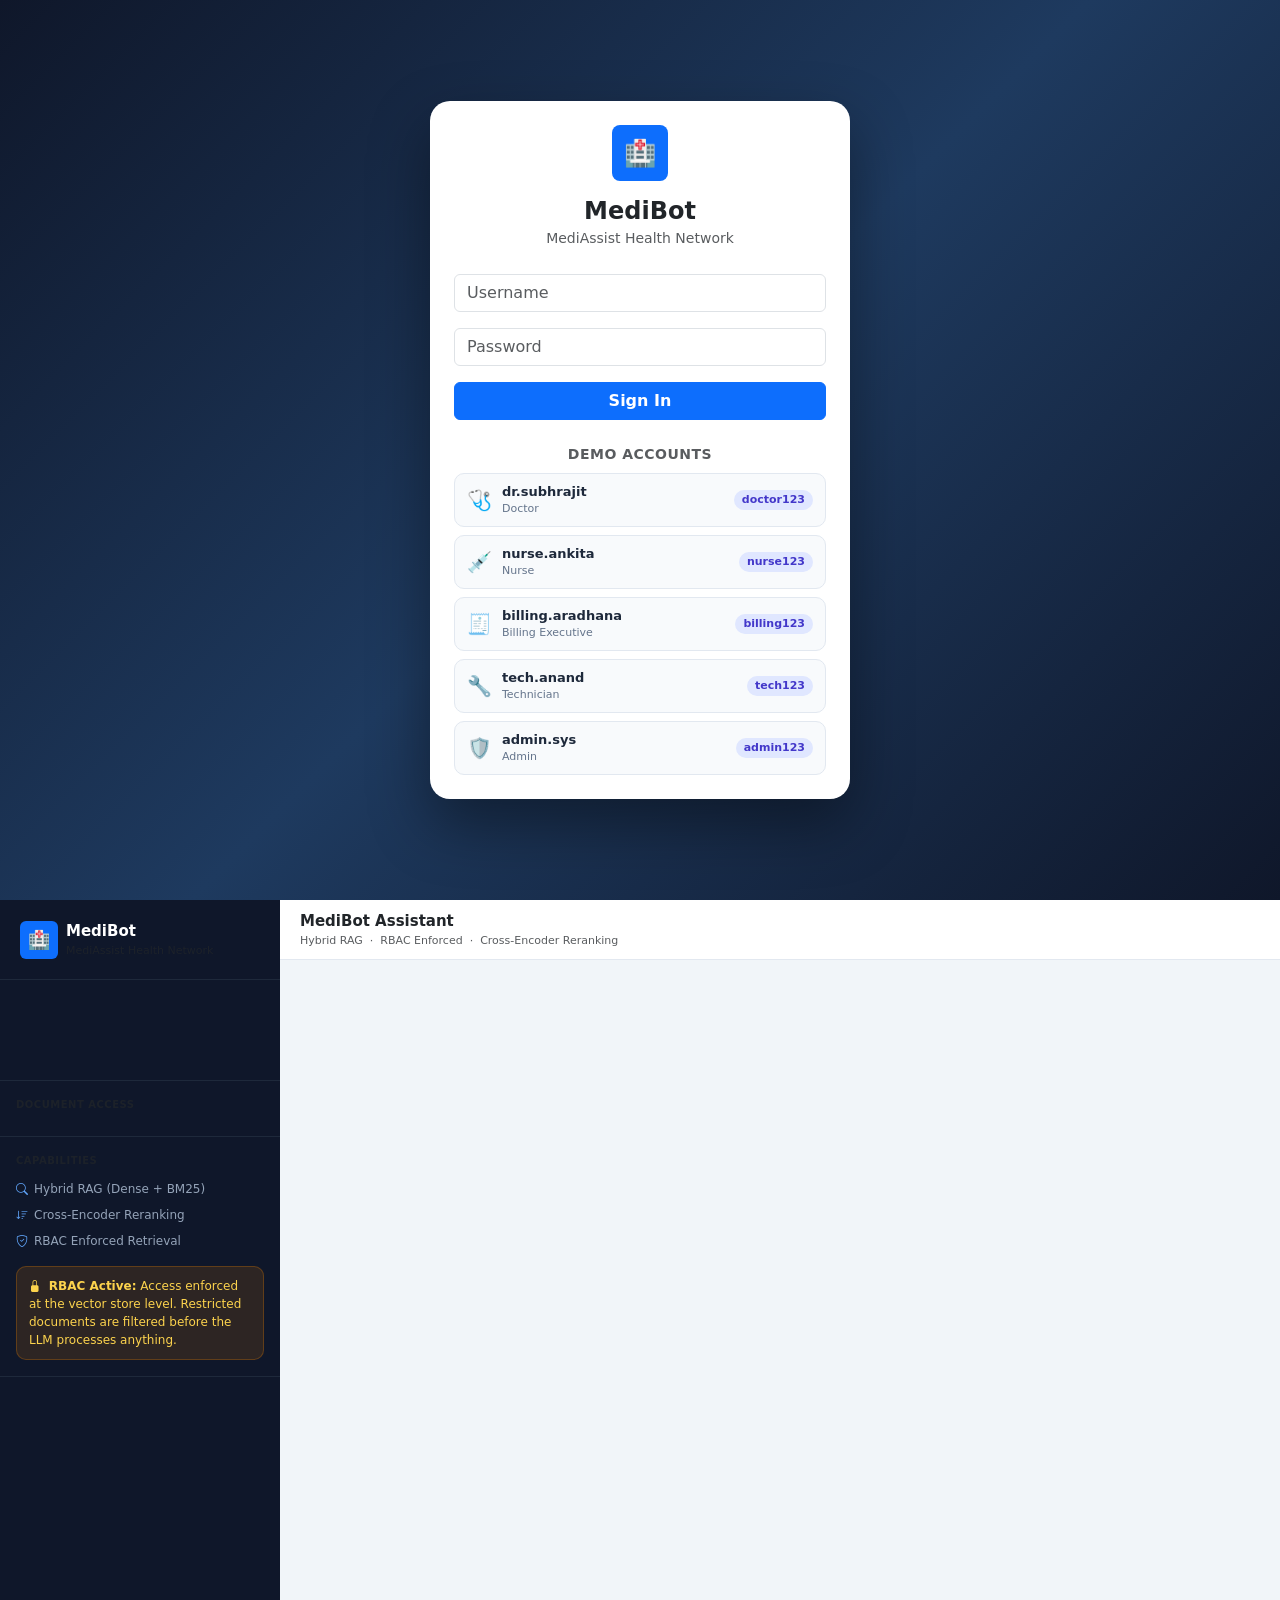
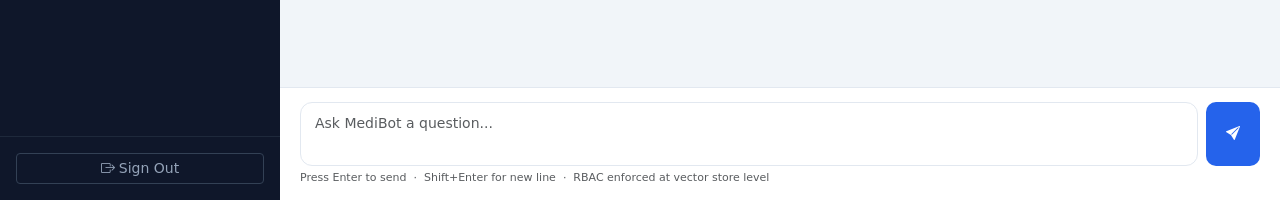
<file: medibot/frontend/index.html>
<!DOCTYPE html>
<html lang="en">
<head>
  <meta charset="UTF-8" />
  <meta name="viewport" content="width=device-width, initial-scale=1.0" />
  <title>MediBot — MediAssist Health Network</title>

  <!-- Bootstrap 5 -->
  <link href="https://cdn.jsdelivr.net/npm/bootstrap@5.3.3/dist/css/bootstrap.min.css" rel="stylesheet" />
  <!-- Bootstrap Icons -->
  <link href="https://cdn.jsdelivr.net/npm/bootstrap-icons@1.11.3/font/bootstrap-icons.min.css" rel="stylesheet" />

  <style>
    /* ─── Base ─── */
    :root {
      --sidebar-w: 280px;
      --topbar-h: 60px;
      --inputbar-h: 90px;
    }
    body { background: #f1f5f9; font-family: 'Segoe UI', system-ui, sans-serif; }

    /* ─── Login ─── */
    #loginScreen {
      min-height: 100vh;
      background: linear-gradient(135deg, #0f172a 0%, #1e3a5f 50%, #0f172a 100%);
      display: flex; align-items: center; justify-content: center;
    }
    .login-card { width: 420px; border-radius: 20px; border: none; box-shadow: 0 25px 60px rgba(0,0,0,0.4); }
    .demo-btn {
      display: flex; align-items: center; gap: 10px;
      background: #f8fafc; border: 1px solid #e2e8f0;
      border-radius: 10px; padding: 8px 12px; cursor: pointer;
      transition: all .15s; text-align: left; width: 100%;
    }
    .demo-btn:hover { background: #eff6ff; border-color: #93c5fd; }
    .demo-badge { font-size: 11px; background: #e0e7ff; color: #4338ca;
                  padding: 2px 8px; border-radius: 20px; margin-left: auto; font-weight: 600; }

    /* ─── App Layout ─── */
    #appScreen { display: none; height: 100vh; overflow: hidden; }

    /* ─── Sidebar ─── */
    #sidebar {
      width: var(--sidebar-w); min-width: var(--sidebar-w);
      background: #0f172a; color: #fff;
      display: flex; flex-direction: column; height: 100vh; overflow-y: auto;
    }
    .sidebar-logo { padding: 20px; border-bottom: 1px solid #1e293b; }
    .sidebar-user { padding: 16px 20px; border-bottom: 1px solid #1e293b; }
    .role-pill {
      display: inline-block; padding: 3px 12px; border-radius: 20px;
      font-size: 11px; font-weight: 700; letter-spacing: .5px; text-transform: uppercase;
    }
    .col-badge {
      display: inline-block; padding: 3px 10px; border-radius: 20px;
      font-size: 11px; font-weight: 600; margin: 2px;
    }
    .col-clinical   { background: #dbeafe; color: #1d4ed8; }
    .col-nursing    { background: #dcfce7; color: #15803d; }
    .col-billing    { background: #fef9c3; color: #a16207; }
    .col-equipment  { background: #ffedd5; color: #c2410c; }
    .col-general    { background: #f1f5f9; color: #475569; }
    .capability-item { font-size: 12px; color: #94a3b8; padding: 4px 0; }
    .capability-item .bi { color: #60a5fa; margin-right: 6px; }
    .rbac-notice {
      background: rgba(217,119,6,0.15); border: 1px solid rgba(217,119,6,0.3);
      border-radius: 10px; padding: 10px 12px; font-size: 12px; color: #fcd34d; margin-top: 12px;
    }

    /* ─── Main Chat ─── */
    #mainArea { flex: 1; display: flex; flex-direction: column; height: 100vh; overflow: hidden; }
    #topbar {
      height: var(--topbar-h); background: #fff;
      border-bottom: 1px solid #e2e8f0;
      display: flex; align-items: center; padding: 0 20px;
      justify-content: space-between; flex-shrink: 0;
    }

    /* ─── Messages ─── */
    #messagesArea {
      flex: 1; overflow-y: auto; padding: 24px 20px;
      display: flex; flex-direction: column; gap: 16px;
    }
    #messagesArea::-webkit-scrollbar { width: 4px; }
    #messagesArea::-webkit-scrollbar-thumb { background: #cbd5e1; border-radius: 2px; }

    .msg-user { display: flex; justify-content: flex-end; }
    .msg-user .bubble {
      max-width: 70%; background: #2563eb; color: #fff;
      border-radius: 18px 18px 4px 18px; padding: 10px 16px;
      font-size: 14px; line-height: 1.5;
    }
    .msg-bot { display: flex; gap: 10px; align-items: flex-start; }
    .bot-avatar {
      width: 34px; height: 34px; background: #dbeafe; border-radius: 50%;
      display: flex; align-items: center; justify-content: center; flex-shrink: 0;
      font-size: 16px; margin-top: 2px;
    }
    .msg-bot .bubble {
      max-width: 80%; background: #fff; border: 1px solid #e2e8f0;
      border-radius: 4px 18px 18px 18px; padding: 12px 16px;
      font-size: 14px; line-height: 1.6; box-shadow: 0 1px 3px rgba(0,0,0,.05);
    }
    .bubble-error   { background: #fef2f2 !important; border-color: #fecaca !important; }
    .bubble-rbac    { background: #fffbeb !important; border-color: #fde68a !important; }

    /* sources */
    .sources-section { margin-top: 10px; padding-top: 10px; border-top: 1px solid #f1f5f9; }
    .source-item {
      display: flex; align-items: flex-start; gap: 8px;
      background: #f8fafc; border-radius: 8px; padding: 6px 10px;
      margin-bottom: 5px; font-size: 12px; color: #475569;
    }
    .retrieval-badge { font-size: 11px; font-weight: 600; padding: 2px 8px; border-radius: 20px; margin-top: 8px; display: inline-block; }
    .badge-hybrid { background: #dbeafe; color: #1d4ed8; }
    .badge-sql    { background: #ede9fe; color: #6d28d9; }

    /* typing indicator */
    .typing-dot {
      width: 7px; height: 7px; background: #93c5fd; border-radius: 50%; display: inline-block;
      animation: bounce .8s infinite;
    }
    .typing-dot:nth-child(2) { animation-delay: .15s; }
    .typing-dot:nth-child(3) { animation-delay: .3s; }
    @keyframes bounce { 0%,80%,100% { transform: translateY(0); } 40% { transform: translateY(-6px); } }

    /* ─── Input bar ─── */
    #inputBar {
      background: #fff; border-top: 1px solid #e2e8f0;
      padding: 14px 20px; flex-shrink: 0;
    }
    #questionInput {
      border-radius: 12px; border: 1px solid #e2e8f0; resize: none;
      font-size: 14px; padding: 10px 14px;
      transition: border-color .15s;
    }
    #questionInput:focus { border-color: #2563eb; box-shadow: 0 0 0 3px rgba(37,99,235,.1); outline: none; }
    #sendBtn {
      border-radius: 10px; background: #2563eb; border: none;
      color: #fff; padding: 10px 20px; font-weight: 600; font-size: 14px;
      transition: background .15s;
    }
    #sendBtn:hover:not(:disabled) { background: #1d4ed8; }
    #sendBtn:disabled { background: #93c5fd; cursor: not-allowed; }

    /* ─── Example chips ─── */
    #exampleChips { display: flex; flex-wrap: wrap; gap: 6px; padding: 8px 20px 0; }
    .example-chip {
      font-size: 12px; background: #fff; border: 1px solid #e2e8f0;
      border-radius: 20px; padding: 4px 12px; cursor: pointer; color: #475569;
      transition: all .15s;
    }
    .example-chip:hover { background: #eff6ff; border-color: #93c5fd; color: #2563eb; }

    /* role colors */
    .role-doctor          { background: #2563eb; }
    .role-nurse           { background: #16a34a; }
    .role-billing_executive { background: #ca8a04; }
    .role-technician      { background: #ea580c; }
    .role-admin           { background: #7c3aed; }

    /* Responsive */
    @media (max-width: 768px) {
      #sidebar { display: none; }
    }
  </style>
</head>
<body>

<!-- ═══════════════════════════════════════════
     LOGIN SCREEN
═══════════════════════════════════════════ -->
<div id="loginScreen">
  <div class="login-card card p-4">
    <!-- Header -->
    <div class="text-center mb-4">
      <div class="d-inline-flex align-items-center justify-content-center bg-primary rounded-3 mb-3"
           style="width:56px;height:56px;font-size:26px;">🏥</div>
      <h4 class="fw-bold mb-0">MediBot</h4>
      <small class="text-muted">MediAssist Health Network</small>
    </div>

    <!-- Alert -->
    <div id="loginAlert" class="alert alert-danger d-none py-2 mb-3 small"></div>

    <!-- Form -->
    <div class="mb-3">
      <input id="loginUser" type="text" class="form-control" placeholder="Username" />
    </div>
    <div class="mb-3">
      <input id="loginPass" type="password" class="form-control" placeholder="Password" />
    </div>
    <button id="loginBtn" class="btn btn-primary w-100 fw-semibold mb-4">
      Sign In
    </button>

    <!-- Demo accounts -->
    <p class="text-center text-muted small fw-semibold text-uppercase mb-2" style="letter-spacing:.5px">
      Demo Accounts
    </p>
    <div id="demoAccounts" class="d-flex flex-column gap-2">
      <!-- Injected by JS -->
    </div>
  </div>
</div>

<!-- ═══════════════════════════════════════════
     APP SCREEN
═══════════════════════════════════════════ -->
<div id="appScreen" class="d-flex">

  <!-- Sidebar -->
  <div id="sidebar">
    <!-- Logo -->
    <div class="sidebar-logo d-flex align-items-center gap-2">
      <div class="d-flex align-items-center justify-content-center bg-primary rounded-2"
           style="width:38px;height:38px;font-size:18px;">🏥</div>
      <div>
        <div class="fw-bold" style="font-size:15px;">MediBot</div>
        <div class="text-muted" style="font-size:11px;">MediAssist Health Network</div>
      </div>
    </div>

    <!-- User -->
    <div class="sidebar-user">
      <div class="d-flex align-items-center gap-2 mb-2">
        <div id="userAvatar" class="d-flex align-items-center justify-content-center rounded-circle text-white fw-bold"
             style="width:36px;height:36px;font-size:14px;flex-shrink:0;"></div>
        <div>
          <div id="userName" class="fw-semibold" style="font-size:14px;"></div>
          <div id="userHandle" class="text-muted" style="font-size:11px;"></div>
        </div>
      </div>
      <div id="rolePill" class="role-pill text-white"></div>
    </div>

    <!-- Collections -->
    <div class="p-3 border-bottom" style="border-color:#1e293b !important;">
      <p class="text-muted small fw-semibold text-uppercase mb-2" style="letter-spacing:.5px;font-size:10px;">
        Document Access
      </p>
      <div id="collectionBadges"></div>
    </div>

    <!-- Capabilities -->
    <div class="p-3 border-bottom" style="border-color:#1e293b !important;">
      <p class="text-muted small fw-semibold text-uppercase mb-2" style="letter-spacing:.5px;font-size:10px;">
        Capabilities
      </p>
      <div id="capabilitiesList">
        <div class="capability-item"><i class="bi bi-search"></i>Hybrid RAG (Dense + BM25)</div>
        <div class="capability-item"><i class="bi bi-sort-down"></i>Cross-Encoder Reranking</div>
        <div class="capability-item"><i class="bi bi-shield-check"></i>RBAC Enforced Retrieval</div>
      </div>
      <div class="rbac-notice">
        <i class="bi bi-lock-fill me-1"></i>
        <strong>RBAC Active:</strong> Access enforced at the vector store level. Restricted documents are filtered before the LLM processes anything.
      </div>
    </div>

    <!-- Spacer + Logout -->
    <div class="mt-auto p-3 border-top" style="border-color:#1e293b !important;">
      <button id="logoutBtn" class="btn btn-outline-secondary btn-sm w-100" style="color:#94a3b8;border-color:#334155;">
        <i class="bi bi-box-arrow-right me-1"></i>Sign Out
      </button>
    </div>
  </div>

  <!-- Main area -->
  <div id="mainArea">
    <!-- Topbar -->
    <div id="topbar">
      <div>
        <div class="fw-semibold" style="font-size:15px;">MediBot Assistant</div>
        <div class="text-muted" style="font-size:11px;">
          Hybrid RAG &nbsp;·&nbsp; RBAC Enforced &nbsp;·&nbsp; Cross-Encoder Reranking
        </div>
      </div>
      <div id="topbarBadges" class="d-flex flex-wrap gap-1"></div>
    </div>

    <!-- Example chips (hidden after first message) -->
    <div id="exampleChips"></div>

    <!-- Messages -->
    <div id="messagesArea"></div>

    <!-- Input -->
    <div id="inputBar">
      <div class="d-flex gap-2">
        <textarea id="questionInput" class="form-control" rows="2"
          placeholder="Ask MediBot a question..."></textarea>
        <button id="sendBtn" class="btn">
          <i class="bi bi-send-fill"></i>
        </button>
      </div>
      <div class="text-muted mt-1" style="font-size:11px;">
        Press Enter to send &nbsp;·&nbsp; Shift+Enter for new line &nbsp;·&nbsp; RBAC enforced at vector store level
      </div>
    </div>
  </div>
</div>

<!-- Bootstrap JS -->
<script src="https://cdn.jsdelivr.net/npm/bootstrap@5.3.3/dist/js/bootstrap.bundle.min.js"></script>

<script>
// ═══════════════════════════════════════════
// CONFIG
// ═══════════════════════════════════════════
const API = '';

const DEMO_USERS = [
  { username: 'dr.subhrajit',     password: 'doctor123',   role: 'Doctor',             icon: '🩺' },
  { username: 'nurse.ankita',     password: 'nurse123',    role: 'Nurse',              icon: '💉' },
  { username: 'billing.aradhana', password: 'billing123',  role: 'Billing Executive',  icon: '🧾' },
  { username: 'tech.anand',       password: 'tech123',     role: 'Technician',         icon: '🔧' },
  { username: 'admin.sys',        password: 'admin123',    role: 'Admin',              icon: '🛡️' },
];

const COLLECTION_CLASS = {
  clinical: 'col-clinical', nursing: 'col-nursing',
  billing: 'col-billing', equipment: 'col-equipment', general: 'col-general',
};

const ROLE_CLASS = {
  doctor: 'role-doctor', nurse: 'role-nurse',
  billing_executive: 'role-billing_executive',
  technician: 'role-technician', admin: 'role-admin',
};

const EXAMPLE_QUESTIONS = {
  doctor: [
    'What is the first-line treatment for hypertension?',
    'What are the dosage guidelines for metformin?',
    'What are the diagnostic criteria for Type 2 Diabetes?',
  ],
  nurse: [
    'What is the IV cannula size for a paediatric patient under 5kg?',
    'What are the infection control guidelines for wound dressing?',
    'What is the ICU nursing protocol for ventilated patients?',
  ],
  billing_executive: [
    'How many claims are currently pending?',
    'What is the total claimed amount by department?',
    'How many claims were escalated last month?',
  ],
  technician: [
    'What is the calibration procedure for the ventilator?',
    'How do I perform preventive maintenance on infusion pumps?',
    'What fault codes does the DriveFlow IP-200 generate?',
  ],
  admin: [
    'How many open maintenance tickets are there by category?',
    'What is the staff leave policy for earned leave?',
    'How many claims were rejected this year?',
  ],
};

// ═══════════════════════════════════════════
// STATE
// ═══════════════════════════════════════════
let currentUser = null; // { token, role, name, username, collections, sql_rag_available }
let messageCount = 0;

// ═══════════════════════════════════════════
// LOGIN
// ═══════════════════════════════════════════

// Render demo buttons
const demoContainer = document.getElementById('demoAccounts');
DEMO_USERS.forEach(u => {
  const btn = document.createElement('button');
  btn.className = 'demo-btn';
  btn.innerHTML = `
    <span style="font-size:20px">${u.icon}</span>
    <div>
      <div style="font-size:13px;font-weight:600;color:#1e293b">${u.username}</div>
      <div style="font-size:11px;color:#64748b">${u.role}</div>
    </div>
    <span class="demo-badge">${u.password}</span>
  `;
  btn.addEventListener('click', () => doLogin(u.username, u.password));
  demoContainer.appendChild(btn);
});

document.getElementById('loginBtn').addEventListener('click', () => {
  doLogin(
    document.getElementById('loginUser').value.trim(),
    document.getElementById('loginPass').value.trim()
  );
});
document.getElementById('loginPass').addEventListener('keydown', e => {
  if (e.key === 'Enter') doLogin(
    document.getElementById('loginUser').value.trim(),
    document.getElementById('loginPass').value.trim()
  );
});

async function doLogin(username, password) {
  if (!username || !password) {
    showLoginAlert('Please enter username and password.');
    return;
  }
  const btn = document.getElementById('loginBtn');
  btn.disabled = true; btn.textContent = 'Signing in…';
  hideLoginAlert();

  try {
    const res = await fetch(`${API}/login`, {
      method: 'POST',
      headers: { 'Content-Type': 'application/json' },
      body: JSON.stringify({ username, password }),
    });
    if (!res.ok) {
      const err = await res.json();
      throw new Error(err.detail || 'Login failed');
    }
    const data = await res.json();
    currentUser = {
      token: data.access_token,
      role: data.role,
      name: data.name,
      username: data.username,
      collections: data.collections,
      sql_rag_available: data.collections.includes('billing') || data.role === 'admin',
    };
    initApp();
  } catch (e) {
    showLoginAlert(e.message);
  } finally {
    btn.disabled = false; btn.textContent = 'Sign In';
  }
}

function showLoginAlert(msg) {
  const el = document.getElementById('loginAlert');
  el.textContent = msg; el.classList.remove('d-none');
}
function hideLoginAlert() {
  document.getElementById('loginAlert').classList.add('d-none');
}

// ═══════════════════════════════════════════
// APP INIT
// ═══════════════════════════════════════════
function initApp() {
  document.getElementById('loginScreen').style.display = 'none';
  document.getElementById('appScreen').style.display = 'flex';

  const u = currentUser;

  // Avatar
  const avatar = document.getElementById('userAvatar');
  avatar.textContent = u.name.charAt(0);
  avatar.classList.add(ROLE_CLASS[u.role] || 'bg-secondary');

  document.getElementById('userName').textContent = u.name;
  document.getElementById('userHandle').textContent = '@' + u.username;

  const pill = document.getElementById('rolePill');
  pill.textContent = u.role.replace('_', ' ').toUpperCase();
  pill.classList.add(ROLE_CLASS[u.role] || 'bg-secondary');

  // Collection badges sidebar
  const cb = document.getElementById('collectionBadges');
  cb.innerHTML = u.collections.map(c =>
    `<span class="col-badge ${COLLECTION_CLASS[c] || 'col-general'}"><i class="bi bi-circle-fill me-1" style="font-size:7px"></i>${c}</span>`
  ).join('');

  // SQL RAG capability
  if (['billing_executive', 'admin'].includes(u.role)) {
    const cap = document.getElementById('capabilitiesList');
    cap.insertAdjacentHTML('beforeend',
      `<div class="capability-item"><i class="bi bi-database" style="color:#c084fc !important"></i>SQL RAG Analytics</div>`
    );
  }

  // Topbar badges
  document.getElementById('topbarBadges').innerHTML = u.collections.map(c =>
    `<span class="col-badge ${COLLECTION_CLASS[c] || 'col-general'}">${c}</span>`
  ).join('');

  // Example chips
  const chips = document.getElementById('exampleChips');
  const examples = EXAMPLE_QUESTIONS[u.role] || EXAMPLE_QUESTIONS.admin;
  chips.innerHTML = examples.map(q =>
    `<span class="example-chip" onclick="useExample(this)">${q}</span>`
  ).join('');

  // Welcome message
  const welcomeText = `Welcome to MediBot, ${u.name}! 👋\n\nYou have access to: ${u.collections.join(', ')} collections.${
    ['billing_executive', 'admin'].includes(u.role)
      ? '\n\nYou can ask both document questions (Hybrid RAG) and analytical questions about claims/maintenance data (SQL RAG).'
      : ''
  }\n\nHow can I help you today?`;
  appendBotMessage(welcomeText);

  // Input
  document.getElementById('questionInput').addEventListener('keydown', e => {
    if (e.key === 'Enter' && !e.shiftKey) { e.preventDefault(); sendMessage(); }
  });
  document.getElementById('sendBtn').addEventListener('click', sendMessage);

  // Logout
  document.getElementById('logoutBtn').addEventListener('click', logout);
}

function logout() {
  currentUser = null;
  document.getElementById('messagesArea').innerHTML = '';
  document.getElementById('appScreen').style.display = 'none';
  document.getElementById('loginScreen').style.display = 'flex';
  document.getElementById('loginUser').value = '';
  document.getElementById('loginPass').value = '';
  messageCount = 0;
}

// ═══════════════════════════════════════════
// MESSAGING
// ═══════════════════════════════════════════
function useExample(el) {
  document.getElementById('questionInput').value = el.textContent;
  document.getElementById('questionInput').focus();
}

async function sendMessage() {
  const input = document.getElementById('questionInput');
  const question = input.value.trim();
  if (!question || document.getElementById('sendBtn').disabled) return;
  input.value = '';

  // Hide chips after first message
  if (messageCount === 0) {
    document.getElementById('exampleChips').style.display = 'none';
  }
  messageCount++;

  appendUserMessage(question);
  const loadingId = appendLoadingMessage();

  document.getElementById('sendBtn').disabled = true;

  try {
    const res = await fetch(`${API}/chat`, {
      method: 'POST',
      headers: {
        'Content-Type': 'application/json',
        'Authorization': `Bearer ${currentUser.token}`,
      },
      body: JSON.stringify({ question }),
    });

    removeMessage(loadingId);

    if (!res.ok) {
      const err = await res.json();
      const isRbac = (err.detail || '').toLowerCase().includes('access');
      appendBotMessage(
        isRbac
          ? `🔒 Access Restricted\n\nAs a ${currentUser.role.replace('_', ' ')}, you don't have permission to access the requested content.\nYou can only access: ${currentUser.collections.join(', ')} collections.`
          : `❌ Error: ${err.detail || 'Something went wrong.'}`,
        [], null,
        isRbac ? 'rbac' : 'error'
      );
      return;
    }

    const data = await res.json();
    appendBotMessage(data.answer, data.sources, data.retrieval_type);

  } catch (e) {
    removeMessage(loadingId);
    appendBotMessage(
      `❌ Could not reach the MediBot server. Make sure the backend is running at ${API}`,
      [], null, 'error'
    );
  } finally {
    document.getElementById('sendBtn').disabled = false;
    input.focus();
  }
}

// ─── Message rendering ───
function appendUserMessage(text) {
  const area = document.getElementById('messagesArea');
  area.insertAdjacentHTML('beforeend', `
    <div class="msg-user">
      <div class="bubble">${escHtml(text)}</div>
    </div>
  `);
  scrollToBottom();
}

function appendLoadingMessage() {
  const id = 'loading-' + Date.now();
  document.getElementById('messagesArea').insertAdjacentHTML('beforeend', `
    <div id="${id}" class="msg-bot">
      <div class="bot-avatar">🏥</div>
      <div class="bubble d-flex align-items-center gap-1" style="padding:14px 18px;">
        <span class="typing-dot"></span>
        <span class="typing-dot"></span>
        <span class="typing-dot"></span>
      </div>
    </div>
  `);
  scrollToBottom();
  return id;
}

function removeMessage(id) {
  const el = document.getElementById(id);
  if (el) el.remove();
}

function appendBotMessage(text, sources = [], retrievalType = null, variant = '') {
  const bubbleClass = variant === 'error' ? 'bubble-error'
                    : variant === 'rbac'  ? 'bubble-rbac' : '';

  let sourcesHtml = '';
  if (sources && sources.length > 0) {
    sourcesHtml = `
      <div class="sources-section">
        <div class="text-muted fw-semibold mb-1" style="font-size:11px;text-transform:uppercase;letter-spacing:.5px">Sources</div>
        ${sources.map(s => `
          <div class="source-item">
            <i class="bi bi-file-earmark-text text-muted mt-1"></i>
            <div>
              <span class="fw-semibold">${escHtml(s.source_document)}</span>
              ${s.section_title ? `<span class="text-muted"> · ${escHtml(s.section_title)}</span>` : ''}
              <span class="col-badge ms-1 ${COLLECTION_CLASS[s.collection] || 'col-general'}">${escHtml(s.collection)}</span>
            </div>
          </div>
        `).join('')}
      </div>
    `;
  }

  let badgeHtml = '';
  if (retrievalType) {
    const cls = retrievalType === 'sql_rag' ? 'badge-sql' : 'badge-hybrid';
    const label = retrievalType === 'sql_rag' ? '🗃️ SQL RAG' : '🔍 Hybrid RAG';
    badgeHtml = `<div class="retrieval-badge ${cls}">${label}</div>`;
  }

  document.getElementById('messagesArea').insertAdjacentHTML('beforeend', `
    <div class="msg-bot">
      <div class="bot-avatar">🏥</div>
      <div class="bubble ${bubbleClass}">
        <div style="white-space:pre-wrap">${escHtml(text)}</div>
        ${sourcesHtml}
        ${badgeHtml}
      </div>
    </div>
  `);
  scrollToBottom();
}

function scrollToBottom() {
  const area = document.getElementById('messagesArea');
  area.scrollTop = area.scrollHeight;
}

function escHtml(str) {
  return String(str)
    .replace(/&/g, '&amp;')
    .replace(/</g, '&lt;')
    .replace(/>/g, '&gt;')
    .replace(/"/g, '&quot;');
}
</script>
</body>
</html>
</file>
